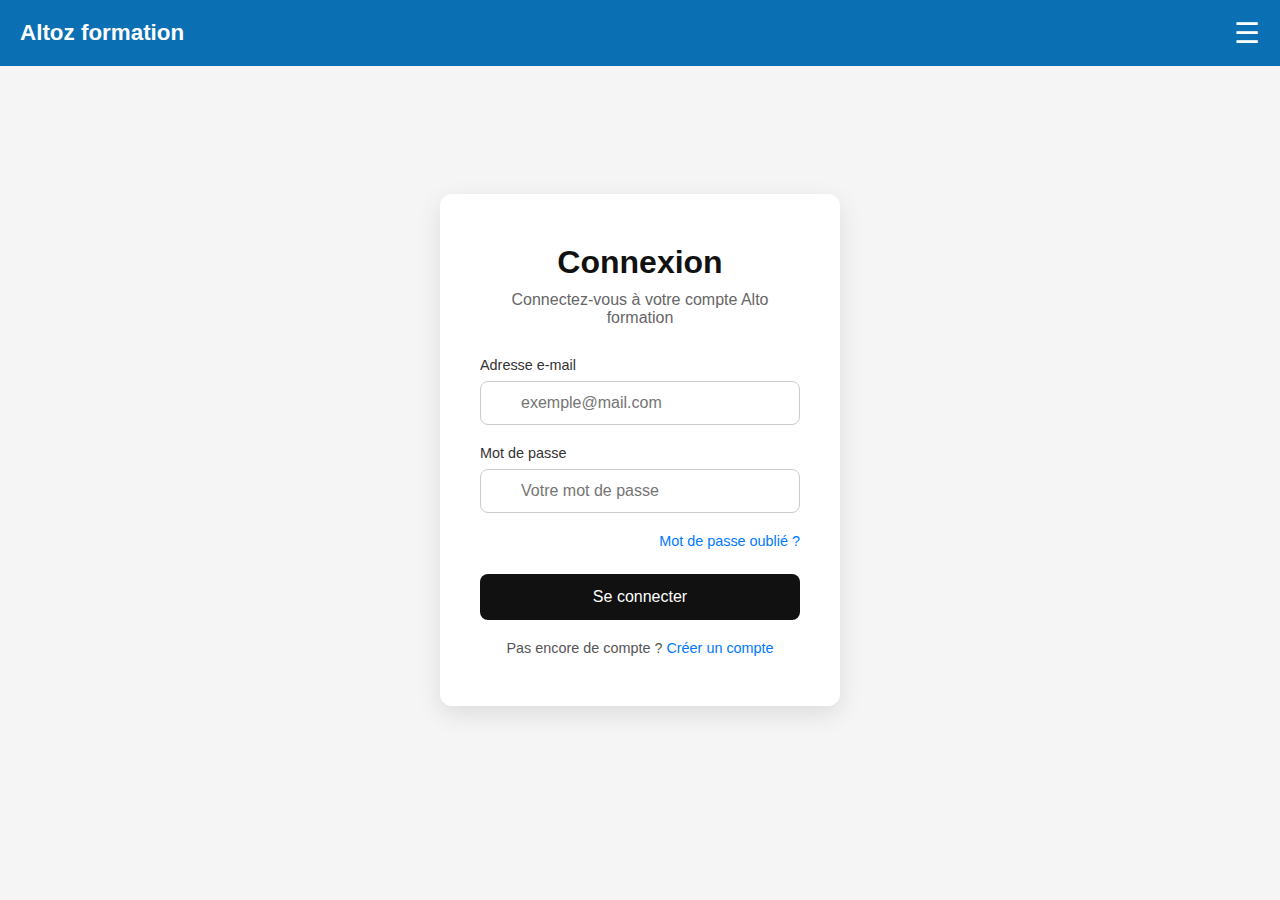
<file: connextion.html>
<!DOCTYPE html>
<html lang="fr">
<head>
  <meta charset="UTF-8">
  <meta name="viewport" content="width=device-width, initial-scale=1.0">
  <title>Connexion Altoz</title>
    <style>
    * {
      margin: 0;
      padding: 0;
      box-sizing: border-box;
      font-family: 'Helvetica Neue', Arial, sans-serif;
    }

    body {
      background: #fff;
      color: #000;
      overflow-x: hidden;
    }

    /* Barre de navigation fixe */
    header {
      position: fixed;
      top: 0;
      width: 100%;
      background: #0b6fb3;
      color: white;
      padding: 16px 20px;
      display: flex;
      justify-content: space-between;
      align-items: center;
      z-index: 2000;
    }

    .logo {
      font-size: 1.4rem;
      font-weight: bold;
    }

    .hamburger-btn {
      background: none;
      border: none;
      color: white;
      font-size: 1.8rem;
      cursor: pointer;
    }

    /* Sidebar latérale (comme Adidas) */
    .mobile-menu {
      position: fixed;
      top: 0;
      left: -100%;
      width: 85%;
      max-width: 320px;
      height: 100vh;
      background: #fff;
      z-index: 2100;
      padding: 70px 20px 30px;
      box-shadow: 2px 0 10px rgba(0,0,0,0.1);
      transition: left 0.35s ease;
    }

    .mobile-menu.open {
      left: 0;
    }

    .mobile-menu a {
      display: block;
      padding: 14px 0;
      text-decoration: none;
      color: #000;
      font-size: 1.2rem;
      font-weight: 500;
      border-bottom: 1px solid #eee;
    }

    .mobile-menu a:last-child {
      border-bottom: none;
    }

    /* Overlay sombre */
    .overlay {
      position: fixed;
      top: 0;
      left: 0;
      width: 100%;
      height: 100%;
      background: rgba(0, 0, 0, 0.6);
      opacity: 0;
      visibility: hidden;
      z-index: 2050;
      transition: opacity 0.35s, visibility 0.35s;
    }

    .overlay.active {
      opacity: 1;
      visibility: visible;
    }

    /* Contenu principal */
    main {
      padding: 80px 20px 40px;
    }

    section {
      margin-bottom: 40px;
    }

    h2 {
      font-size: 1.8rem;
      margin-bottom: 12px;
    }

    .compte {
      position: fixed;
      bottom: 0;
      left: 0;
      width: 100%;
      background: #000;
      color: white;
      text-align: center;
      padding: 0px;
      z-index: 1000; /* pour rester au-dessus du contenu */
    }

        * {
      box-sizing: border-box;
      margin: 0;
      padding: 0;
      font-family: 'Poppins', sans-serif;
    }

    body {
      display: flex;
      justify-content: center;
      align-items: center;
      height: 100vh;
      background: #f5f5f5;
    }

    .login-container {
      background: #fff;
      padding: 50px 40px;
      border-radius: 12px;
      box-shadow: 0 8px 25px rgba(0,0,0,0.1);
      width: 100%;
      max-width: 400px;
      text-align: center;
    }

    .login-container h2 {
      font-size: 2em;
      margin-bottom: 10px;
      color: #111;
    }

    .login-container p {
      color: #666;
      margin-bottom: 30px;
    }

    .input-group {
      margin-bottom: 20px;
      text-align: left;
    }

    .input-group label {
      display: block;
      font-size: 0.9em;
      color: #333;
      margin-bottom: 8px;
    }

    .input-group input {
      width: 100%;
      padding: 12px 15px;
      border: 1px solid #ccc;
      border-radius: 8px;
      font-size: 1em;
      transition: border 0.3s;
    }

    .input-group input:focus {
      border-color: #0078ff;
      outline: none;
    }

    .forgot-password {
      display: block;
      text-align: right;
      font-size: 0.9em;
      color: #0078ff;
      text-decoration: none;
      margin-bottom: 25px;
    }

    .forgot-password:hover {
      text-decoration: underline;
    }

    .btn {
      width: 100%;
      background: #111;
      color: #fff;
      border: none;
      padding: 14px;
      border-radius: 8px;
      font-size: 1em;
      cursor: pointer;
      transition: background 0.3s;
    }

    .btn:hover {
      background: #0078ff;
    }

    .signup {
      margin-top: 20px;
      font-size: 0.9em;
      color: #555;
    }

    .signup a {
      color: #0078ff;
      text-decoration: none;
      font-weight: 500;
    }

    .signup a:hover {
      text-decoration: underline;
    }

    /* Icônes des champs */
    .input-icon {
      position: relative;
    }

    .input-icon i {
      position: absolute;
      top: 50%;
      left: 15px;
      transform: translateY(-50%);
      color: #999;
    }

    .input-icon input {
      padding-left: 40px;
    }
  </style>
</head>
<body>
  <header> 
    <div class="logo">Altoz formation</div>
    <button class="hamburger-btn" id="hamburger">☰</button>
  </header>

    <!-- Sidebar (fonctionne partout) -->
  <nav class="mobile-menu" id="mobileMenu">
    <h1><div class="logo">Altoz formation</div></h1>
    <a href="/Altoz/autre/Accueil.html">Accueil</a>
    <a href="/Altoz/autre/Formations.html">formation</a>
    <a href="/Altoz/autre/Porte folio.html">porte folio</a>
    <a href="/Altoz/autre/Contact.html">Contact</a>
    <a href="/Altoz/connextion.html">connexion</a>
  </nav>

    <!-- Overlay -->
  <div class="overlay" id="overlay"></div>

    <!-- Contenu -->

  <div class="login-container">
    <h2>Connexion</h2>
    <p>Connectez-vous à votre compte Alto formation</p>

    <form action="#" method="post">
      <div class="input-group input-icon">
        <label for="email">Adresse e-mail</label>
        <i class="fa fa-envelope"></i>
        <input type="email" id="email" name="email" placeholder="exemple@mail.com" required>
      </div>

      <div class="input-group input-icon">
        <label for="password">Mot de passe</label>
        <i class="fa fa-lock"></i>
        <input type="password" id="password" name="password" placeholder="Votre mot de passe" required>
      </div>

      <a href="#" class="forgot-password">Mot de passe oublié ?</a>

      <button type="submit" class="btn">Se connecter</button>

      <div class="signup">
        Pas encore de compte ? <a href="#">Créer un compte</a>
      </div>
    </form>
  </div>
  <script>
      const hamburger = document.getElementById('hamburger');
      const mobileMenu = document.getElementById('mobileMenu');
      const overlay = document.getElementById('overlay');

      // Ouvrir le menu
      hamburger.addEventListener('click', () => {
        mobileMenu.classList.add('open');
        overlay.classList.add('active');
      });

      // Fermer en cliquant sur l'overlay
      overlay.addEventListener('click', () => {
        mobileMenu.classList.remove('open');
        overlay.classList.remove('active');
      });

      // Fermer en cliquant sur un lien
      document.querySelectorAll('.mobile-menu a').forEach(link => {
        link.addEventListener('click', () => {
          mobileMenu.classList.remove('open');
          overlay.classList.remove('active');
        });
      });
    </script>
</body>
</html>
</file>
